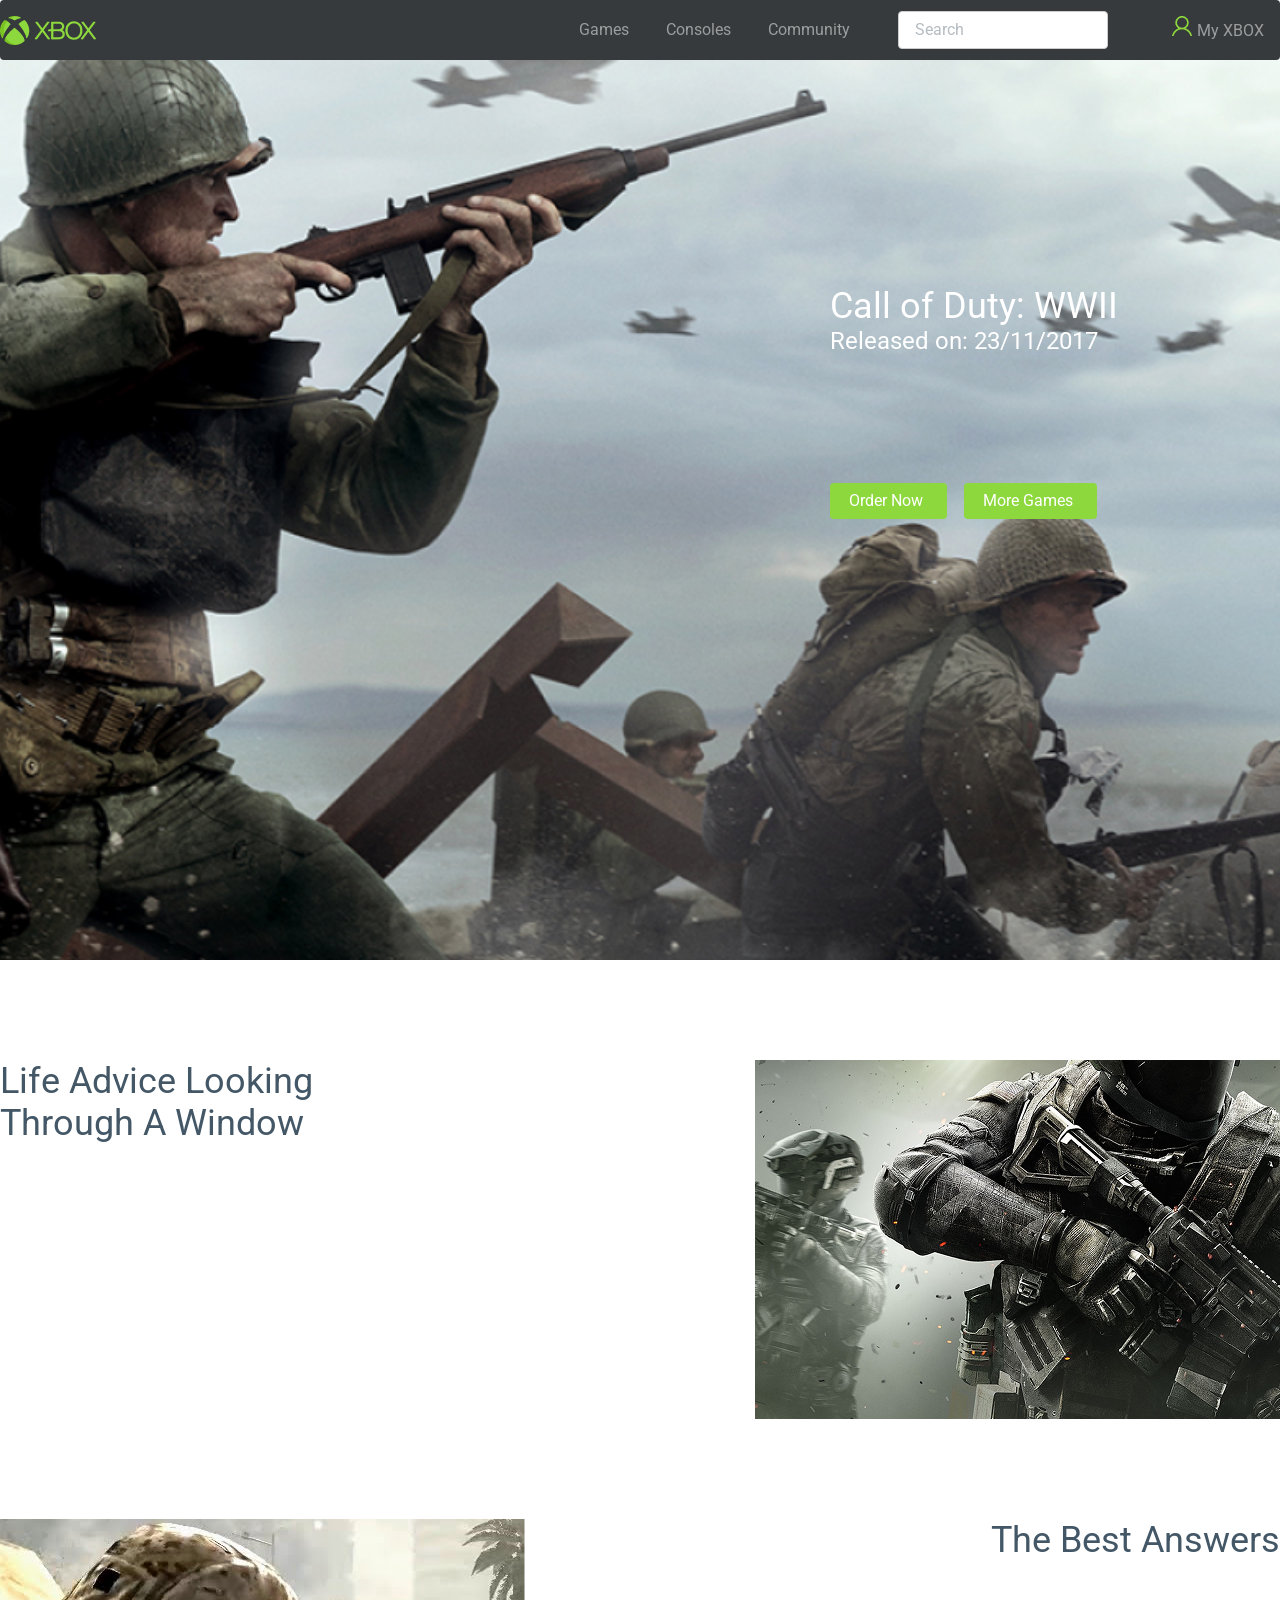
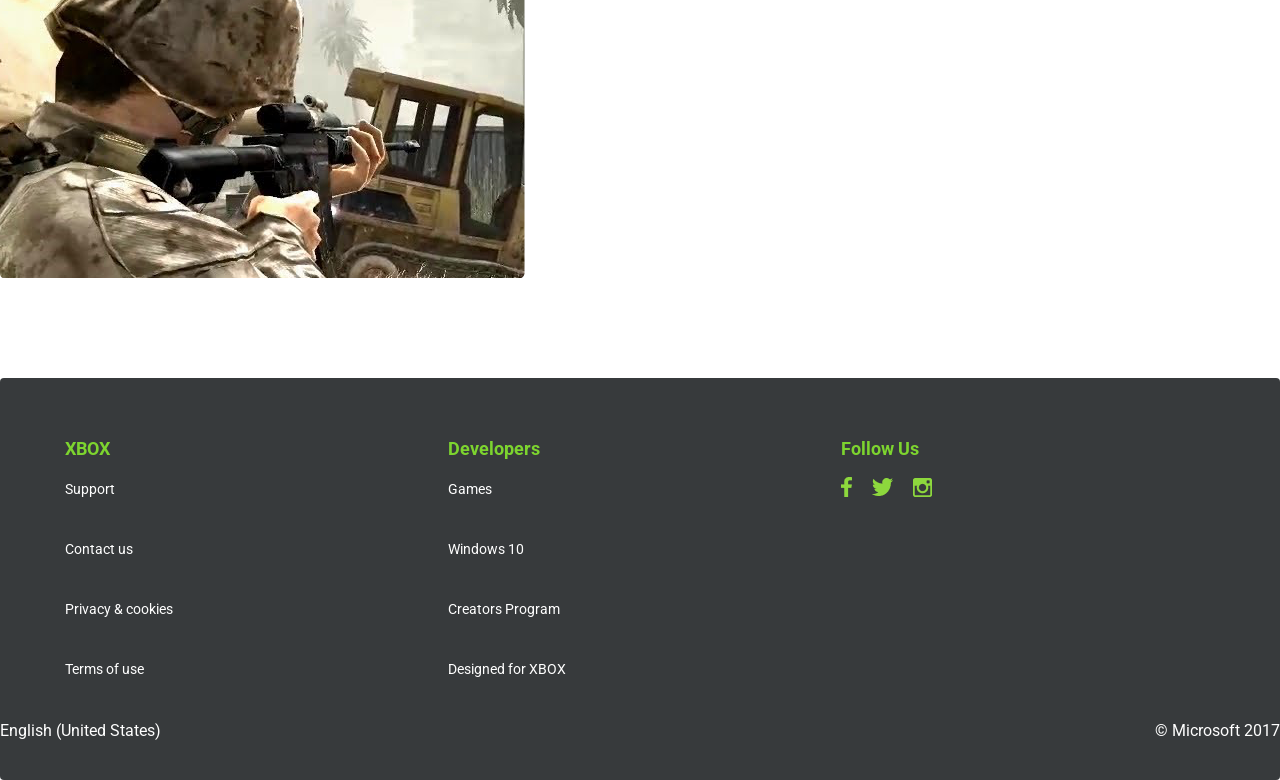
<file: details.html>
<!DOCTYPE html>
<html lang="en">
  <head>
    <meta charset="UTF-8" />
    <meta name="viewport" content="width=device-width, initial-scale=1.0" />
    <link rel="stylesheet" href="/style.css" />
    <title>Document</title>
  </head>
  <body>
    <header>
      <div class="container">
        <div class="navbar">
          <div class="navbar__logo"><img src="/img/xbox.png" alt="" /></div>
          <div class="navbar__menu">
            <ul>
              <li><a href="">Games</a></li>
              <li><a href="">Consoles</a></li>
              <li><a href="">Community</a></li>
              <li>
                <form>
                  <input type="text" placeholder="Search" />
                </form>
              </li>
              <li>
                <a href=""><img src="/img/user.png" alt="" />My XBOX</a>
              </li>
            </ul>
          </div>
        </div>
      </div>
    </header>
    <main>
      <section class="hero__ww">
        <div class="container">
          <div class="hero__content">
            <h2>Call of Duty: WWII</h2>
            <p>Released on: 23/11/2017</p>
            <div class="hero__btn">
              <a href="">Order Now</a>
              <a href="">More Games</a>
            </div>
          </div>
        </div>
      </section>
      <section class="present">
        <div class="container">
            <div class="present__ww1">
                <p>Life Advice Looking Through A Window</p>
                <img src="/img/iw-key-art.png" alt="">
            </div>
            <div class="present__ww2">
                <img src="/img/ranked-callofduty-lead.png" alt="">
                <p>The Best Answers</p>
            </div>
        </div>
      </section>
    </main>
    <footer>
      <div class="container">
        <div class="footer__menu">
          <div class="footer__menu-xbox">
            <h3>XBOX</h3>
            <ul>
              <li><a href="">Support</a></li>
              <li><a href="">Contact us</a></li>
              <li><a href="">Privacy & cookies</a></li>
              <li><a href="">Terms of use</a></li>
            </ul>
          </div>
          <div class="footer__menu-developers">
            <h3>Developers</h3>
            <ul>
              <li><a href="">Games</a></li>
              <li><a href="">Windows 10</a></li>
              <li><a href="">Creators Program</a></li>
              <li><a href="">Designed for XBOX</a></li>
            </ul>
          </div>
          <div class="footer__menu-folow">
            <h3>Follow Us</h3>
            <br />
            <img src="/img/social icons.png" alt="" />
          </div>
        </div>
        <div class="footer__line"></div>
        <div class="footer__copy">
          <p>English (United States)</p>
          <p>© Microsoft 2017</p>
        </div>
      </div>
    </footer>
  </body>
</html>
</file>
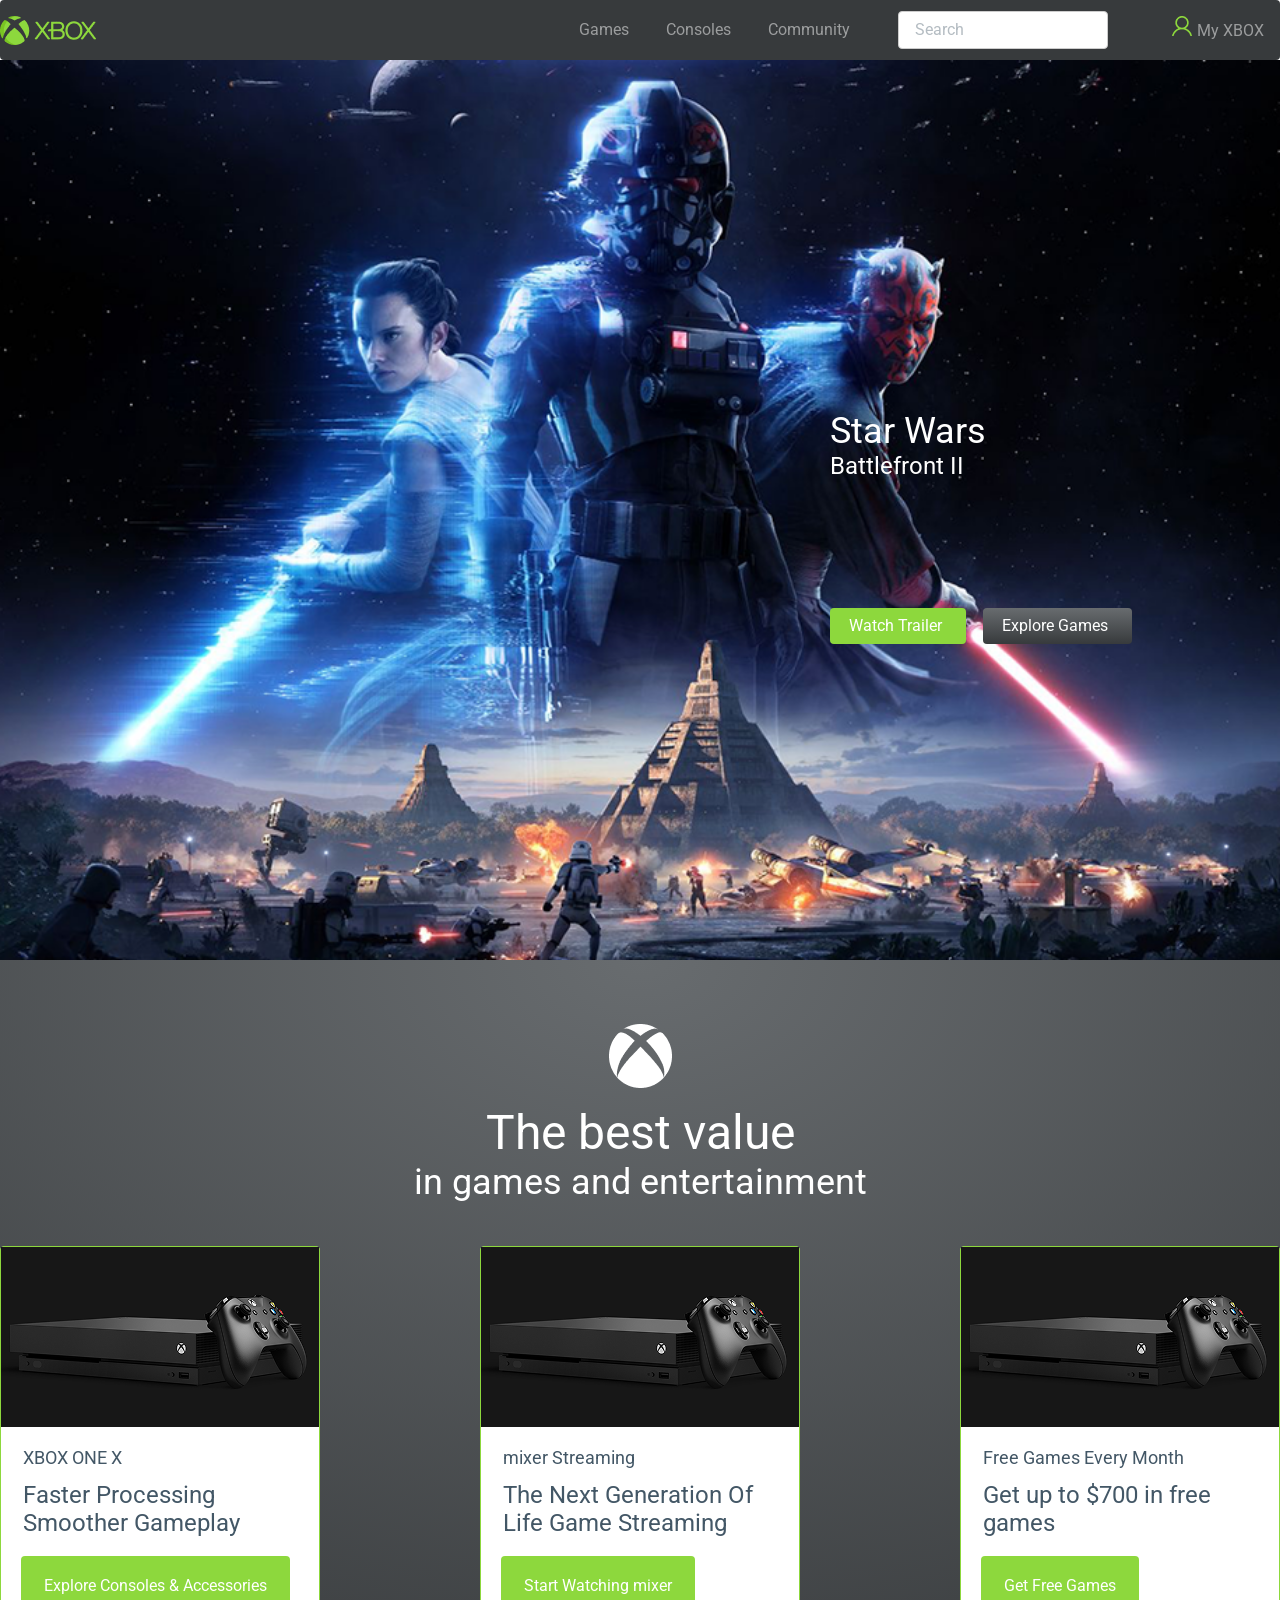
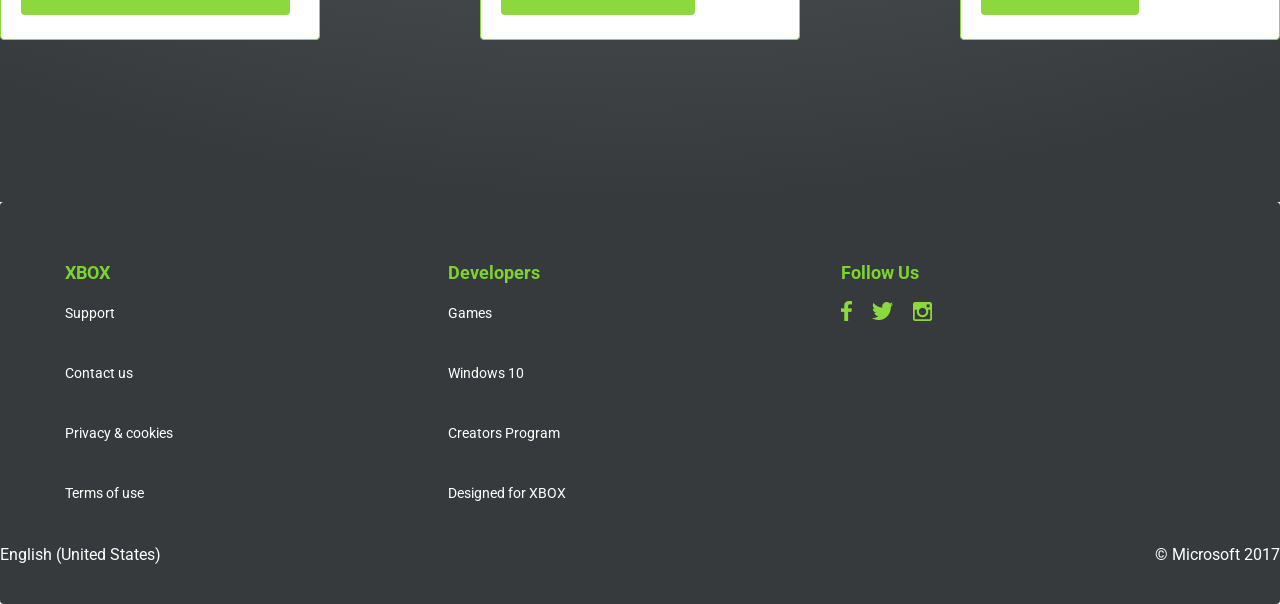
<file: main.html>
<!DOCTYPE html>
<html lang="en">
  <head>
    <meta charset="UTF-8" />
    <meta name="viewport" content="width=device-width, initial-scale=1.0" />
    <link rel="stylesheet" href="style.css" />
    <title>Document</title>
  </head>
  <body>
    <header>
      <div class="container">
        <div class="navbar">
          <div class="navbar__logo"><img src="./img/xbox.png" alt="" /></div>
          <div class="navbar__menu">
            <ul>
              <li><a href="./details.html">Games</a></li>
              <li><a href="">Consoles</a></li>
              <li><a href="">Community</a></li>
              <li>
                <form>
                  <input type="text" placeholder="Search" />
                </form>
              </li>
              <li>
                <a href=""><img src="./img/user.png" alt="" />My XBOX</a>
              </li>
            </ul>
          </div>
        </div>
      </div>
    </header>
    <main>
      <section class="hero">
        <div class="container">
          <div class="hero__content">
            <h2>Star Wars</h2>
            <p>Battlefront II</p>
            <div class="hero__btn">
              <a href="">Watch Trailer</a>
              <a href="">Explore Games</a>
            </div>
          </div>
        </div>
      </section>
      <section class="best-value">
        <div class="container">
          <div class="best-value__contents">
            <img src="./img/xbox_icon.png" alt="" />
            <h2>The best value</h2>
            <p>in games and entertainment</p>
          </div>
          <div class="cards">
            <div class="card">
              <img src="./img/xbox-one-x.png" alt="" />
              <h3 class="card__title">XBOX ONE X</h3>
              <p class="card__text">Faster Processing Smoother Gameplay</p>
              <div class="card__btn">
                <a href="">Explore Consoles & Accessories</a>
              </div>
            </div>
            <div class="card">
              <img src="./img/xbox-one-x.png" alt="" />
              <h3 class="card__title">mixer Streaming</h3>
              <p class="card__text">
                The Next Generation Of Life Game Streaming
              </p>
              <div class="card__btn">
                <a href="">Start Watching mixer</a>
              </div>
            </div>
            <div class="card">
              <img src="./img/xbox-one-x.png" alt="" />
              <h3 class="card__title">Free Games Every Month</h3>
              <p class="card__text">Get up to $700 in free games</p>
              <div class="card__btn">
                <a href="">Get Free Games</a>
              </div>
            </div>
          </div>
        </div>
      </section>
    </main>
    <footer>
      <div class="container">
        <div class="footer__menu">
          <div class="footer__menu-xbox">
            <h3>XBOX</h3>
            <ul>
              <li><a href="">Support</a></li>
              <li><a href="">Contact us</a></li>
              <li><a href="">Privacy & cookies</a></li>
              <li><a href="">Terms of use</a></li>
            </ul>
          </div>
          <div class="footer__menu-developers">
            <h3>Developers</h3>
            <ul>
              <li><a href="">Games</a></li>
              <li><a href="">Windows 10</a></li>
              <li><a href="">Creators Program</a></li>
              <li><a href="">Designed for XBOX</a></li>
            </ul>
          </div>
          <div class="footer__menu-folow">
            <h3>Follow Us</h3>
            <br />
            <img src="./img/social icons.png" alt="" />
          </div>
        </div>
        <div class="footer__line"></div>
        <div class="footer__copy">
          <p>English (United States)</p>
          <p>© Microsoft 2017</p>
        </div>
      </div>
    </footer>
  </body>
</html>
</file>
<file: style.css>
@import url("https://fonts.googleapis.com/css2?family=Roboto:ital,wght@0,100..900;1,100..900&display=swap");

* {
  box-sizing: border-box;
  padding: 0;
  margin: 0;
}

header {
  border-radius: 4px;
  background: #373a3c;
  height: 60px;
  flex-shrink: 0;
}

.container {
  max-width: 1440px;
  margin: 0 auto;
}

.navbar {
  display: flex;
  justify-content: space-between;
}

.navbar__menu ul {
  display: flex;
  gap: 37px;
}

li {
  list-style: none;
  padding: 21px 0;
}

header li:nth-child(4) {
  padding: 11px;
}

li:nth-child(5) {
  padding: 16px;
}

a {
  text-decoration: none;
  color: rgba(255, 255, 255, 0.5);
  font-family: "Roboto", sans-serif;
  font-size: 16px;
  font-style: normal;
  font-weight: 400;
  line-height: 16px; /* 100% */
}

.navbar__logo {
  padding: 16px 0;
}

.navbar__menu a:hover {
  color: #fff;
  transition: 0.2s;
}

.navbar__menu input {
  width: 209.795px;
  height: 38px;
  flex-shrink: 0;
  border-radius: 4px;
  border: 1px solid #ccc;
  background: #fff;
}

input::placeholder {
  color: #435766;
  font-family: "Roboto", sans-serif;
  font-size: 16px;
  font-style: normal;
  font-weight: 400;
  line-height: 21px; /* 131.25% */
  padding-left: 16px;
  opacity: 0.3973;
}

.navbar__menu img {
  padding-right: 5px;
}

/* Hero */

.hero {
  background-image: url(./img/Star-Wars-Battlefront-II-combat.png);
  background-size: 100%;
  background-size: cover; /* или contain, в зависимости от ваших потребностей */
  background-position: center;
  background-repeat: no-repeat;
  margin: 0;
  min-height: 100vh;
  padding-top: 350px;
}

.hero h2 {
  color: #fff;
  font-family: "Roboto", sans-serif;
  font-size: 36px;
  font-style: normal;
  font-weight: 400;
  line-height: normal;
}

.hero p {
  color: #fff;
  font-family: "Roboto", sans-serif;
  font-size: 24px;
  font-style: normal;
  font-weight: 400;
  line-height: normal;
  margin-bottom: 135px;
}

.hero__btn a {
  color: #fff;
  font-family: "Roboto", sans-serif;
  font-size: 16px;
  font-style: normal;
  font-weight: 400;
  line-height: 21px; /* 131.25% */
  padding: 8px 24px 9px 19px;
  margin-right: 13px;
}

main .hero__btn a:nth-child(1) {
  border-radius: 4px;
  background: #8dd83d;
}

main .hero__btn a:nth-child(2) {
  border-radius: 4px;
  background: linear-gradient(180deg, #686c6f 0%, #373a3c 100%);
}

.hero__content {
  margin-left: 830px;
}

/* Best value */

.best-value {
  background: radial-gradient(100% 100% at 50% 0%, #686c6f 0%, #373a3c 100%);
  padding: 64px 0 162px;
}

.best-value__contents img {
  display: flex;
  margin: 0 auto;
}

.best-value__contents h2 {
  color: #fff;
  font-family: "Roboto", sans-serif;
  font-size: 48px;
  font-style: normal;
  font-weight: 400;
  line-height: normal;
  text-align: center;
  margin-top: 16px;
}

.best-value__contents p {
  color: #fff;
  font-family: "Roboto", sans-serif;
  font-size: 36px;
  font-style: normal;
  font-weight: 400;
  line-height: normal;
  text-align: center;
  margin-bottom: 43px;
}

.best-value .cards {
  display: flex;
  justify-content: space-between;
}

.card {
  border-radius: 4px;
  border: 1px solid #8dd83d;
  background: #fff;
}

.card__title {
  color: #435766;
  font-family: "Roboto", sans-serif;
  font-size: 18px;
  font-style: normal;
  font-weight: 400;
  line-height: normal;
  padding: 16px 0 0 22px;
}

.card__text {
  color: #435766;
  font-family: "Roboto", sans-serif;
  font-size: 24px;
  font-style: normal;
  font-weight: 400;
  line-height: normal;
  max-width: 273px;
  padding: 13px 0 38px 22px;
}

.card a {
  color: #fff;
  font-family: "Roboto", sans-serif;
  font-size: 16px;
  font-style: normal;
  font-weight: 400;
  line-height: 21px; /* 131.25% */
  border-radius: 4px;
  background: #8dd83d;
  padding: 20px 23px;
}

.card__btn {
  padding: 0 0 43px 20px;
}

/* footer */

footer {
  border-radius: 4px;
  background: #373a3c;
  padding-top: 60px;
}

.footer__menu {
  display: flex;
  gap: 275px;
  margin-left: 65px;
}

.footer__menu h3 {
  color: #7dd42f;
  font-family: "Roboto", sans-serif;
  font-size: 18px;
  font-style: normal;
  font-weight: 700;
  line-height: normal;
}

.footer__menu a {
  color: #fff;
  font-family: "Roboto", sans-serif;
  font-size: 14px;
  font-style: normal;
  font-weight: 400;
  line-height: normal;
}

.footer__line {
  width: 1200px;
  height: 2px;
  flex-shrink: 0;
  stroke-width: 1px;
  stroke: #fff;
  opacity: 0.35;
}

.footer__copy {
  display: flex;
  justify-content: space-between;
}

.footer__copy p {
  color: #fff;
  font-family: "Roboto", sans-serif;
  font-size: 16px;
  font-style: normal;
  font-weight: 400;
  line-height: normal;
  padding-bottom: 40px;
  padding-top: 20px;
}


.hero__ww  {
  background-image: url(/img/CoD-WWII.png);
  background-size: 100%;
  background-size: cover; /* или contain, в зависимости от ваших потребностей */
  background-position: center;
  background-repeat: no-repeat;
  margin: 0;
  min-height: 100vh;
  padding-top: 225px;
}

.hero__ww h2 {
  color: #fff;
  font-family: "Roboto", sans-serif;
  font-size: 36px;
  font-style: normal;
  font-weight: 400;
  line-height: normal;
}

.hero__ww p {
  color: #fff;
  font-family: "Roboto", sans-serif;
  font-size: 24px;
  font-style: normal;
  font-weight: 400;
  line-height: normal;
  margin-bottom: 135px;
}


main .hero__ww .hero__btn a {
  border-radius: 4px;
  background: #8dd83d;
}


.present {
  padding: 100px 0;
}

.present__ww1, .present__ww2 {
  display: flex;
  justify-content: space-between;
}

.present p {
  color: #435766;
  font-family: "Roboto", sans-serif;
  font-size: 36px;
  font-style: normal;
  font-weight: 400;
  line-height: normal;
  max-width: 400px;
}

.present__ww1 {
  margin-bottom: 100px;
}
</file>
